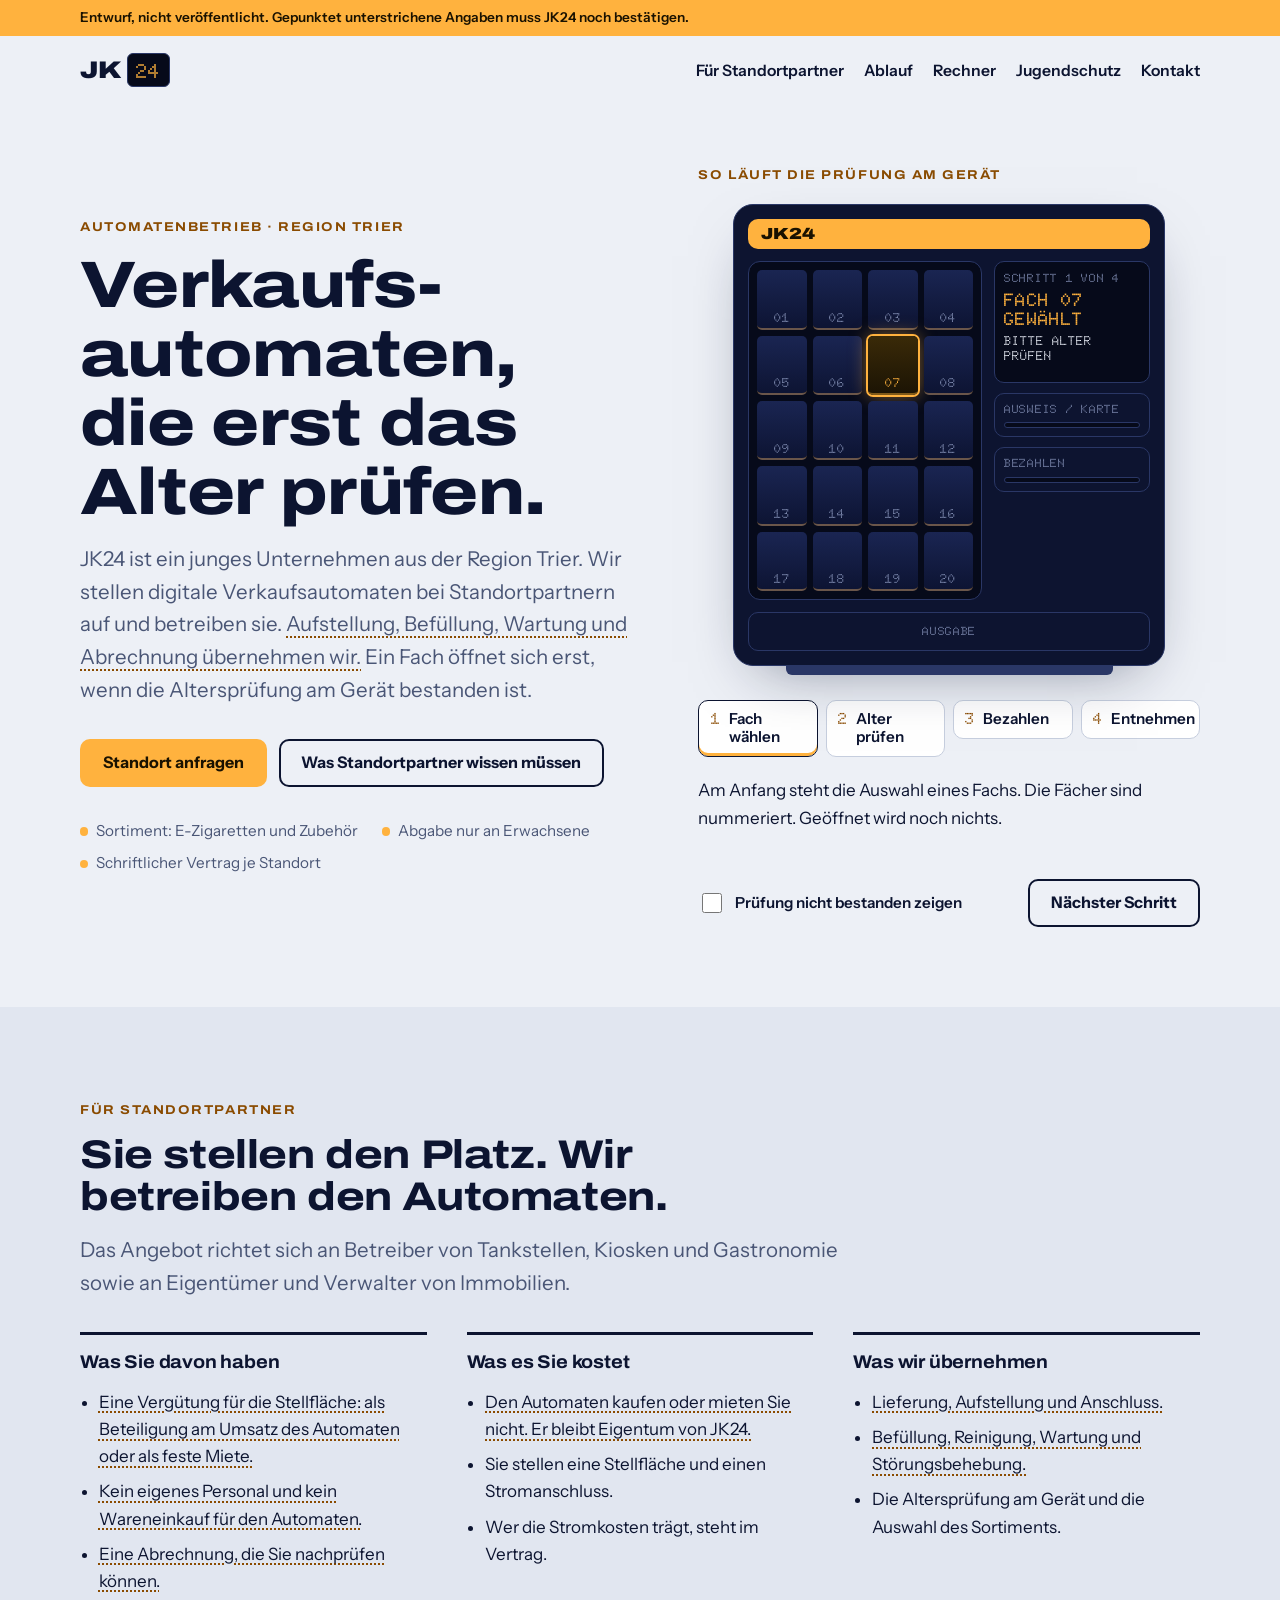
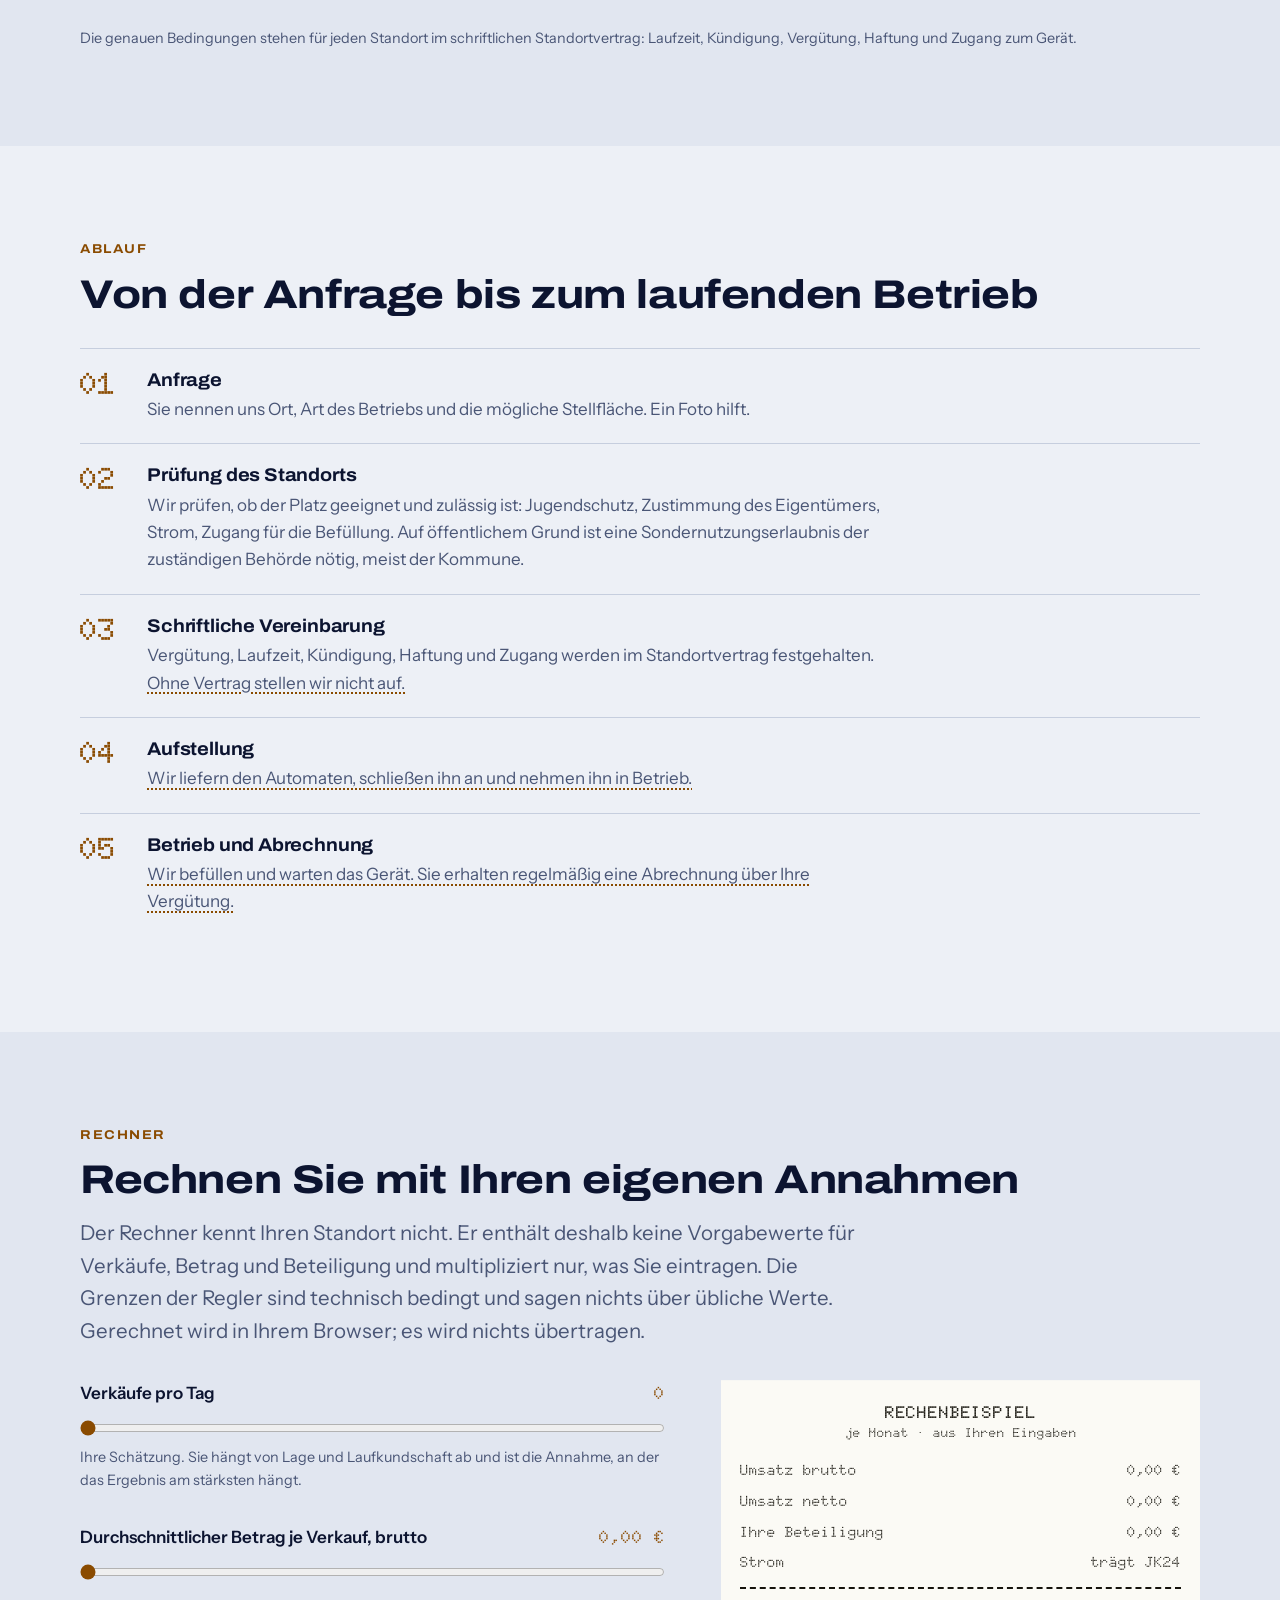
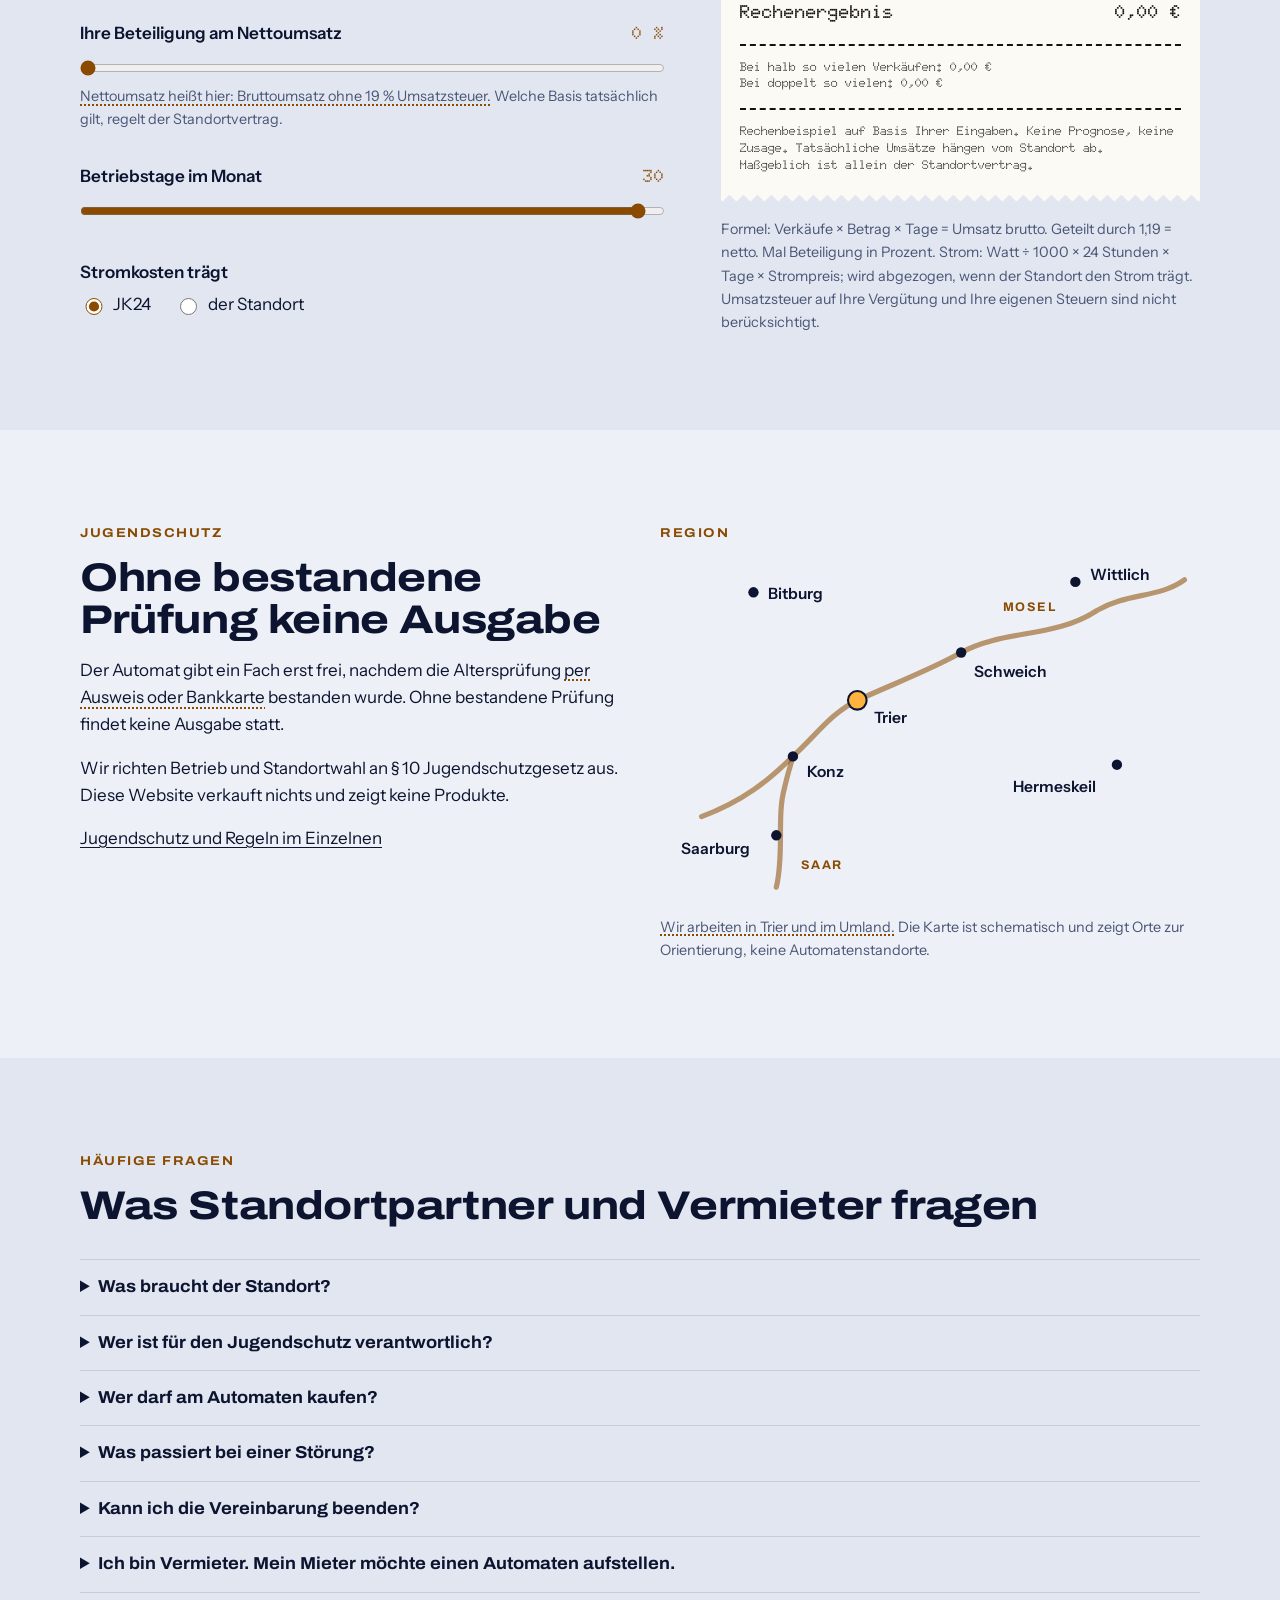
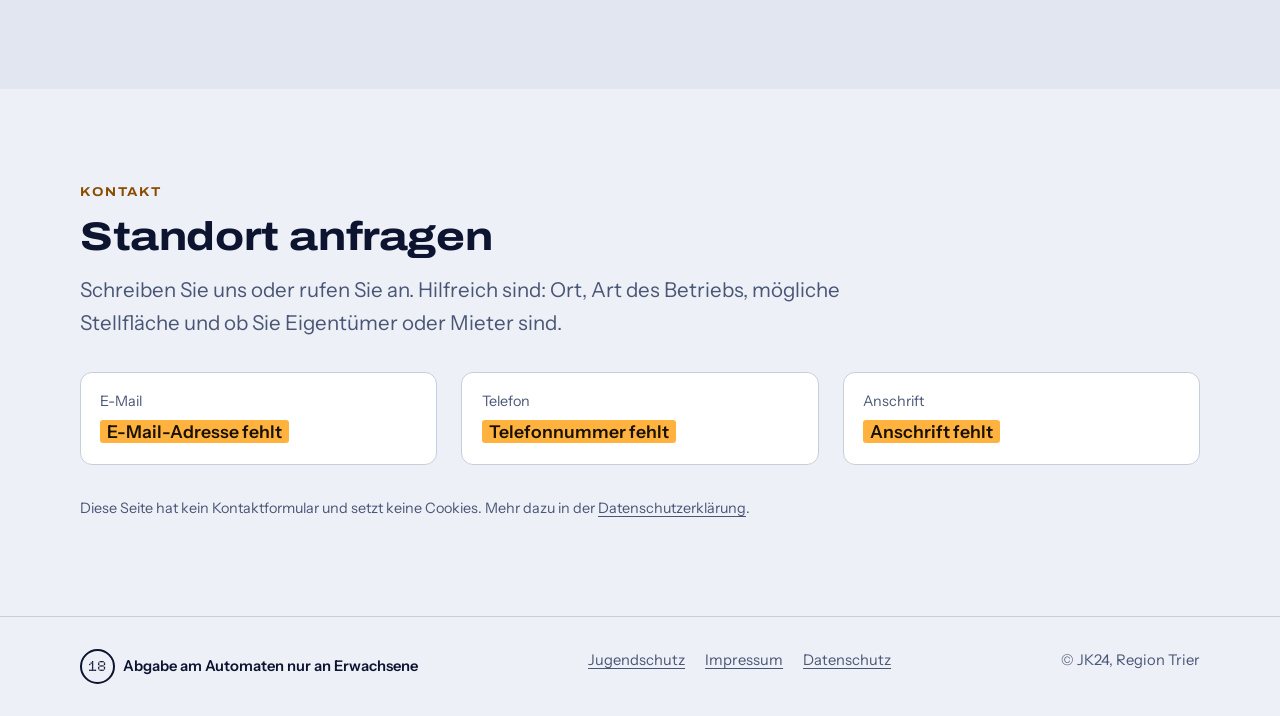
<file: website/index.html>
<!doctype html>
<html lang="de">
<head>
<meta charset="utf-8">
<meta name="viewport" content="width=device-width, initial-scale=1, viewport-fit=cover">
<title>JK24 – Verkaufsautomaten mit Altersprüfung für Standorte in der Region Trier</title>
<meta name="description" content="JK24 stellt digitale Verkaufsautomaten mit technischer Altersprüfung bei Standortpartnern in der Region Trier auf und betreibt sie. Informationen für Standortpartner, Vermieter und Behörden.">
<!-- Solange die Seite ein Entwurf ist, soll keine Suchmaschine sie aufnehmen. Beim Start diese Zeile löschen. -->
<meta name="robots" content="noindex">
<meta name="theme-color" content="#080d1f">
<link rel="icon" href="assets/img/favicon.svg" type="image/svg+xml">
<link rel="stylesheet" href="assets/css/site.css">
</head>
<body class="entwurf">
<a class="skip" href="#inhalt">Zum Inhalt springen</a>
<div class="draftbar"><div class="wrap">Entwurf, nicht veröffentlicht. Gepunktet unterstrichene Angaben muss JK24 noch bestätigen.</div></div>

<header class="head">
  <div class="wrap">
    <a class="logo" href="index.html" aria-label="JK24 Startseite">JK<b>24</b></a>
    <nav class="nav" aria-label="Hauptmenü">
      <a href="#partner">Für Standortpartner</a>
      <a href="#ablauf">Ablauf</a>
      <a href="#rechner">Rechner</a>
      <a href="jugendschutz.html">Jugendschutz</a>
      <a href="#kontakt">Kontakt</a>
    </nav>
  </div>
</header>

<main id="inhalt">

<section class="hero">
  <div class="wrap hero__grid">
    <div class="stack stack--l">
      <div class="stack">
        <p class="label">Automatenbetrieb · Region Trier</p>
        <h1>Verkaufs&shy;automaten, die erst das Alter prüfen.</h1>
        <p class="lead">JK24 ist ein junges Unternehmen aus der Region Trier. Wir stellen digitale Verkaufsautomaten bei Standortpartnern auf und betreiben sie. <span class="offen">Aufstellung, Befüllung, Wartung und Abrechnung übernehmen wir.</span> Ein Fach öffnet sich erst, wenn die Altersprüfung am Gerät bestanden ist.</p>
      </div>
      <div class="btnrow">
        <a class="btn btn--main" href="#kontakt">Standort anfragen</a>
        <a class="btn btn--line" href="#partner">Was Standortpartner wissen müssen</a>
      </div>
      <ul class="hero__facts">
        <li>Sortiment: E-Zigaretten und Zubehör</li>
        <li>Abgabe nur an Erwachsene</li>
        <li>Schriftlicher Vertrag je Standort</li>
      </ul>
    </div>

    <!-- Die Darstellung zeigt die Prüf- und Sperrlogik, keine Produkte. -->
    <div class="demo" id="pruefung" aria-labelledby="demo-h">
      <h2 id="demo-h" class="label">So läuft die Prüfung am Gerät</h2>
      <div class="machine" id="machine" data-res="" role="img" aria-label="Schematische Darstellung eines Verkaufsautomaten mit nummerierten Fächern, Anzeige, Kartenleser, Bezahlfeld und Ausgabe">
        <div class="m-sign">JK24</div>
        <div class="m-slots" id="m-slots"></div>
        <div class="m-panel">
          <div class="m-screen"><small id="m-s1">SCHRITT 1 VON 4</small><strong id="m-s2">FACH 07 GEWÄHLT</strong><em id="m-s3">BITTE ALTER PRÜFEN</em></div>
          <div class="m-part" id="m-reader">AUSWEIS / KARTE<i></i></div>
          <div class="m-part" id="m-pay">BEZAHLEN<i></i></div>
        </div>
        <div class="m-part m-flap" id="m-flap">AUSGABE</div>
      </div>
      <ol class="steps" id="steps">
        <li><button type="button" id="step-0" data-step="0" aria-current="step">Fach wählen</button></li>
        <li><button type="button" id="step-1" data-step="1">Alter prüfen</button></li>
        <li><button type="button" id="step-2" data-step="2">Bezahlen</button></li>
        <li><button type="button" id="step-3" data-step="3">Entnehmen</button></li>
      </ol>
      <p class="demo__text" id="demo-text" aria-live="polite">Am Anfang steht die Auswahl eines Fachs. Die Fächer sind nummeriert. Geöffnet wird noch nichts.</p>
      <div class="demo__ctrl">
        <label class="switch" for="demo-fail"><input type="checkbox" id="demo-fail"> Prüfung nicht bestanden zeigen</label>
        <button class="btn btn--line" type="button" id="demo-next">Nächster Schritt</button>
      </div>
    </div>
  </div>
</section>

<section class="band band--alt" id="partner">
  <div class="wrap stack stack--l">
    <div class="stack">
      <p class="label">Für Standortpartner</p>
      <h2>Sie stellen den Platz. Wir betreiben den Automaten.</h2>
      <p class="lead">Das Angebot richtet sich an Betreiber von Tankstellen, Kiosken und Gastronomie sowie an Eigentümer und Verwalter von Immobilien.</p>
    </div>
    <div class="cols">
      <div class="col stack">
        <h3>Was Sie davon haben</h3>
        <ul>
          <li class="offen">Eine Vergütung für die Stellfläche: als Beteiligung am Umsatz des Automaten oder als feste Miete.</li>
          <li class="offen">Kein eigenes Personal und kein Wareneinkauf für den Automaten.</li>
          <li class="offen">Eine Abrechnung, die Sie nachprüfen können.</li>
        </ul>
      </div>
      <div class="col stack">
        <h3>Was es Sie kostet</h3>
        <ul>
          <li class="offen">Den Automaten kaufen oder mieten Sie nicht. Er bleibt Eigentum von JK24.</li>
          <li>Sie stellen eine Stellfläche und einen Stromanschluss.</li>
          <li>Wer die Stromkosten trägt, steht im Vertrag.</li>
        </ul>
      </div>
      <div class="col stack">
        <h3>Was wir übernehmen</h3>
        <ul>
          <li class="offen">Lieferung, Aufstellung und Anschluss.</li>
          <li class="offen">Befüllung, Reinigung, Wartung und Störungsbehebung.</li>
          <li>Die Altersprüfung am Gerät und die Auswahl des Sortiments.</li>
        </ul>
      </div>
    </div>
    <p class="small">Die genauen Bedingungen stehen für jeden Standort im schriftlichen Standortvertrag: Laufzeit, Kündigung, Vergütung, Haftung und Zugang zum Gerät.</p>
  </div>
</section>

<section class="band" id="ablauf">
  <div class="wrap stack stack--l">
    <div class="stack">
      <p class="label">Ablauf</p>
      <h2>Von der Anfrage bis zum laufenden Betrieb</h2>
    </div>
    <ol class="flow">
      <li><div><h3>Anfrage</h3><p>Sie nennen uns Ort, Art des Betriebs und die mögliche Stellfläche. Ein Foto hilft.</p></div></li>
      <li><div><h3>Prüfung des Standorts</h3><p>Wir prüfen, ob der Platz geeignet und zulässig ist: Jugendschutz, Zustimmung des Eigentümers, Strom, Zugang für die Befüllung. Auf öffentlichem Grund ist eine Sondernutzungserlaubnis der zuständigen Behörde nötig, meist der Kommune.</p></div></li>
      <li><div><h3>Schriftliche Vereinbarung</h3><p>Vergütung, Laufzeit, Kündigung, Haftung und Zugang werden im Standortvertrag festgehalten. <span class="offen">Ohne Vertrag stellen wir nicht auf.</span></p></div></li>
      <li><div><h3>Aufstellung</h3><p class="offen">Wir liefern den Automaten, schließen ihn an und nehmen ihn in Betrieb.</p></div></li>
      <li><div><h3>Betrieb und Abrechnung</h3><p class="offen">Wir befüllen und warten das Gerät. Sie erhalten regelmäßig eine Abrechnung über Ihre Vergütung.</p></div></li>
    </ol>
  </div>
</section>

<section class="band band--alt" id="rechner">
  <div class="wrap stack stack--l">
    <div class="stack">
      <p class="label">Rechner</p>
      <h2>Rechnen Sie mit Ihren eigenen Annahmen</h2>
      <p class="lead">Der Rechner kennt Ihren Standort nicht. Er enthält deshalb keine Vorgabewerte für Verkäufe, Betrag und Beteiligung und multipliziert nur, was Sie eintragen. Die Grenzen der Regler sind technisch bedingt und sagen nichts über übliche Werte. Gerechnet wird in Ihrem Browser; es wird nichts übertragen.</p>
    </div>
    <div class="calc">
      <form class="stack stack--l" id="calc" onsubmit="return false">
        <div class="field">
          <div class="field__top"><label for="c-sales">Verkäufe pro Tag</label><output id="o-sales" for="c-sales">0</output></div>
          <input type="range" id="c-sales" min="0" max="60" step="1" value="0">
          <p class="small">Ihre Schätzung. Sie hängt von Lage und Laufkundschaft ab und ist die Annahme, an der das Ergebnis am stärksten hängt.</p>
        </div>
        <div class="field">
          <div class="field__top"><label for="c-price">Durchschnittlicher Betrag je Verkauf, brutto</label><output id="o-price" for="c-price">0 €</output></div>
          <input type="range" id="c-price" min="0" max="30" step="0.5" value="0">
        </div>
        <div class="field">
          <div class="field__top"><label for="c-share">Ihre Beteiligung am Nettoumsatz</label><output id="o-share" for="c-share">0 %</output></div>
          <input type="range" id="c-share" min="0" max="30" step="0.5" value="0">
          <p class="small"><span class="offen">Nettoumsatz heißt hier: Bruttoumsatz ohne 19 % Umsatzsteuer.</span> Welche Basis tatsächlich gilt, regelt der Standortvertrag.</p>
        </div>
        <div class="field">
          <div class="field__top"><label for="c-days">Betriebstage im Monat</label><output id="o-days" for="c-days">30</output></div>
          <input type="range" id="c-days" min="1" max="31" step="1" value="30">
        </div>
        <fieldset class="radio">
          <legend>Stromkosten trägt</legend>
          <label for="c-pw-jk"><input type="radio" name="pw" id="c-pw-jk" value="jk" checked> JK24</label>
          <label for="c-pw-me"><input type="radio" name="pw" id="c-pw-me" value="me"> der Standort</label>
        </fieldset>
        <div id="pw-fields" class="stack stack--l" hidden>
          <div class="field">
            <div class="field__top"><label for="c-watt">Mittlere Leistungsaufnahme des Automaten</label><output id="o-watt" for="c-watt">0 W</output></div>
            <input type="range" id="c-watt" min="0" max="500" step="10" value="0">
            <p class="small">Den Wert nennt das Datenblatt des Geräts.</p>
          </div>
          <div class="field">
            <div class="field__top"><label for="c-kwh">Ihr Strompreis je kWh</label><output id="o-kwh" for="c-kwh">0 ct</output></div>
            <input type="range" id="c-kwh" min="0" max="60" step="1" value="0">
          </div>
        </div>
      </form>

      <div class="stack">
        <div class="bon" aria-live="polite">
          <h3>RECHENBEISPIEL</h3>
          <p class="c">je Monat · aus Ihren Eingaben</p>
          <dl>
            <div><dt>Umsatz brutto</dt><dd id="r-gross">0,00 €</dd></div>
            <div><dt>Umsatz netto</dt><dd id="r-net">0,00 €</dd></div>
            <div><dt>Ihre Beteiligung</dt><dd id="r-share">0,00 €</dd></div>
            <div><dt>Strom</dt><dd id="r-power">0,00 €</dd></div>
            <div class="sum"><dt>Rechenergebnis</dt><dd id="r-sum">0,00 €</dd></div>
          </dl>
          <p class="note">Bei halb so vielen Verkäufen: <span id="r-half">0,00 €</span><br>Bei doppelt so vielen: <span id="r-double">0,00 €</span></p>
          <p class="note">Rechenbeispiel auf Basis Ihrer Eingaben. Keine Prognose, keine Zusage. Tatsächliche Umsätze hängen vom Standort ab. Maßgeblich ist allein der Standortvertrag.</p>
        </div>
        <p class="small">Formel: Verkäufe × Betrag × Tage = Umsatz brutto. Geteilt durch 1,19 = netto. Mal Beteiligung in Prozent. Strom: Watt ÷ 1000 × 24 Stunden × Tage × Strompreis; wird abgezogen, wenn der Standort den Strom trägt. Umsatzsteuer auf Ihre Vergütung und Ihre eigenen Steuern sind nicht berücksichtigt.</p>
      </div>
    </div>
  </div>
</section>

<section class="band" id="jugendschutz">
  <div class="wrap cols cols--2">
    <div class="stack">
      <p class="label">Jugendschutz</p>
      <h2>Ohne bestandene Prüfung keine Ausgabe</h2>
      <p>Der Automat gibt ein Fach erst frei, nachdem die Altersprüfung <span class="offen">per Ausweis oder Bankkarte</span> bestanden wurde. Ohne bestandene Prüfung findet keine Ausgabe statt.</p>
      <p>Wir richten Betrieb und Standortwahl an § 10 Jugendschutzgesetz aus. Diese Website verkauft nichts und zeigt keine Produkte.</p>
      <p><a href="jugendschutz.html">Jugendschutz und Regeln im Einzelnen</a></p>
    </div>
    <div class="stack">
      <p class="label">Region</p>
      <svg class="map" viewBox="0 0 520 330" role="img" aria-label="Schematische Karte der Region Trier mit Mosel und Saar. Sie zeigt Orte zur Orientierung, keine Automatenstandorte.">
        <path class="river" d="M40 250 C80 235 105 215 128 192 C150 172 165 150 190 138 C225 122 262 108 290 92 C330 70 380 78 420 52 C450 34 480 40 505 22"/>
        <path class="river" d="M112 318 C120 285 112 250 120 222 C123 208 126 200 128 192"/>
        <text class="rv" x="330" y="52">MOSEL</text>
        <text class="rv" x="136" y="300">SAAR</text>
        <circle class="hub" cx="190" cy="138" r="9"/><text x="206" y="160">Trier</text>
        <circle class="dot" cx="128" cy="192" r="5"/><text x="142" y="212">Konz</text>
        <circle class="dot" cx="112" cy="268" r="5"/><text x="20" y="286">Saarburg</text>
        <circle class="dot" cx="290" cy="92" r="5"/><text x="302" y="116">Schweich</text>
        <circle class="dot" cx="400" cy="24" r="5"/><text x="414" y="22">Wittlich</text>
        <circle class="dot" cx="90" cy="34" r="5"/><text x="104" y="40">Bitburg</text>
        <circle class="dot" cx="440" cy="200" r="5"/><text x="340" y="226">Hermeskeil</text>
      </svg>
      <p class="small"><span class="offen">Wir arbeiten in Trier und im Umland.</span> Die Karte ist schematisch und zeigt Orte zur Orientierung, keine Automatenstandorte.</p>
    </div>
  </div>
</section>

<section class="band band--alt" id="fragen">
  <div class="wrap stack stack--l">
    <div class="stack">
      <p class="label">Häufige Fragen</p>
      <h2>Was Standortpartner und Vermieter fragen</h2>
    </div>
    <div class="faq">
      <details><summary>Was braucht der Standort?</summary><p>Eine ebene, zugängliche Stellfläche und einen Stromanschluss. Maße, Gewicht und Anschlusswerte nennen wir Ihnen mit dem Datenblatt des Geräts, bevor Sie etwas zusagen.</p></details>
      <details><summary>Wer ist für den Jugendschutz verantwortlich?</summary><p>JK24 betreibt den Automaten und ist für die Altersprüfung am Gerät zuständig. Eigene gesetzliche Pflichten des Standortinhabers kann ein Vertrag nicht aufheben. Was zwischen uns gilt, etwa wer bei einem Verstoß welche Kosten trägt, steht im Standortvertrag.</p></details>
      <details><summary>Wer darf am Automaten kaufen?</summary><p>Nur Erwachsene. Die Abgabe von E-Zigaretten an Minderjährige ist gesetzlich verboten.</p></details>
      <details><summary>Was passiert bei einer Störung?</summary><p>Am Automaten steht, wie Sie und Kunden uns erreichen. <span class="offen">Wir kümmern uns um die Behebung.</span></p></details>
      <details><summary>Kann ich die Vereinbarung beenden?</summary><p>Ja. Laufzeit und Kündigungsfrist stehen im Standortvertrag. Lesen Sie ihn in Ruhe, bevor Sie unterschreiben.</p></details>
      <details><summary>Ich bin Vermieter. Mein Mieter möchte einen Automaten aufstellen.</summary><p><span class="offen">Wir stellen nur mit schriftlicher Zustimmung des Eigentümers auf.</span> Sprechen Sie uns an, wir zeigen Ihnen Gerät, Altersprüfung und Vertrag.</p></details>
    </div>
  </div>
</section>

<section class="band" id="kontakt">
  <div class="wrap stack stack--l">
    <div class="stack">
      <p class="label">Kontakt</p>
      <h2>Standort anfragen</h2>
      <p class="lead">Schreiben Sie uns oder rufen Sie an. Hilfreich sind: Ort, Art des Betriebs, mögliche Stellfläche und ob Sie Eigentümer oder Mieter sind.</p>
    </div>
    <div class="contact">
      <div><span class="small">E-Mail</span><strong><span class="platzhalter">E-Mail-Adresse fehlt</span></strong></div>
      <div><span class="small">Telefon</span><strong><span class="platzhalter">Telefonnummer fehlt</span></strong></div>
      <div><span class="small">Anschrift</span><strong><span class="platzhalter">Anschrift fehlt</span></strong></div>
    </div>
    <p class="small">Diese Seite hat kein Kontaktformular und setzt keine Cookies. Mehr dazu in der <a href="datenschutz.html">Datenschutzerklärung</a>.</p>
  </div>
</section>

</main>

<footer class="foot">
  <div class="wrap">
    <span class="age"><b>18</b> Abgabe am Automaten nur an Erwachsene</span>
    <nav aria-label="Rechtliches">
      <a href="jugendschutz.html">Jugendschutz</a>
      <a href="impressum.html">Impressum</a>
      <a href="datenschutz.html">Datenschutz</a>
    </nav>
    <span>© JK24, Region Trier</span>
  </div>
</footer>
<script src="assets/js/site.js" defer></script>
</body>
</html>
</file>
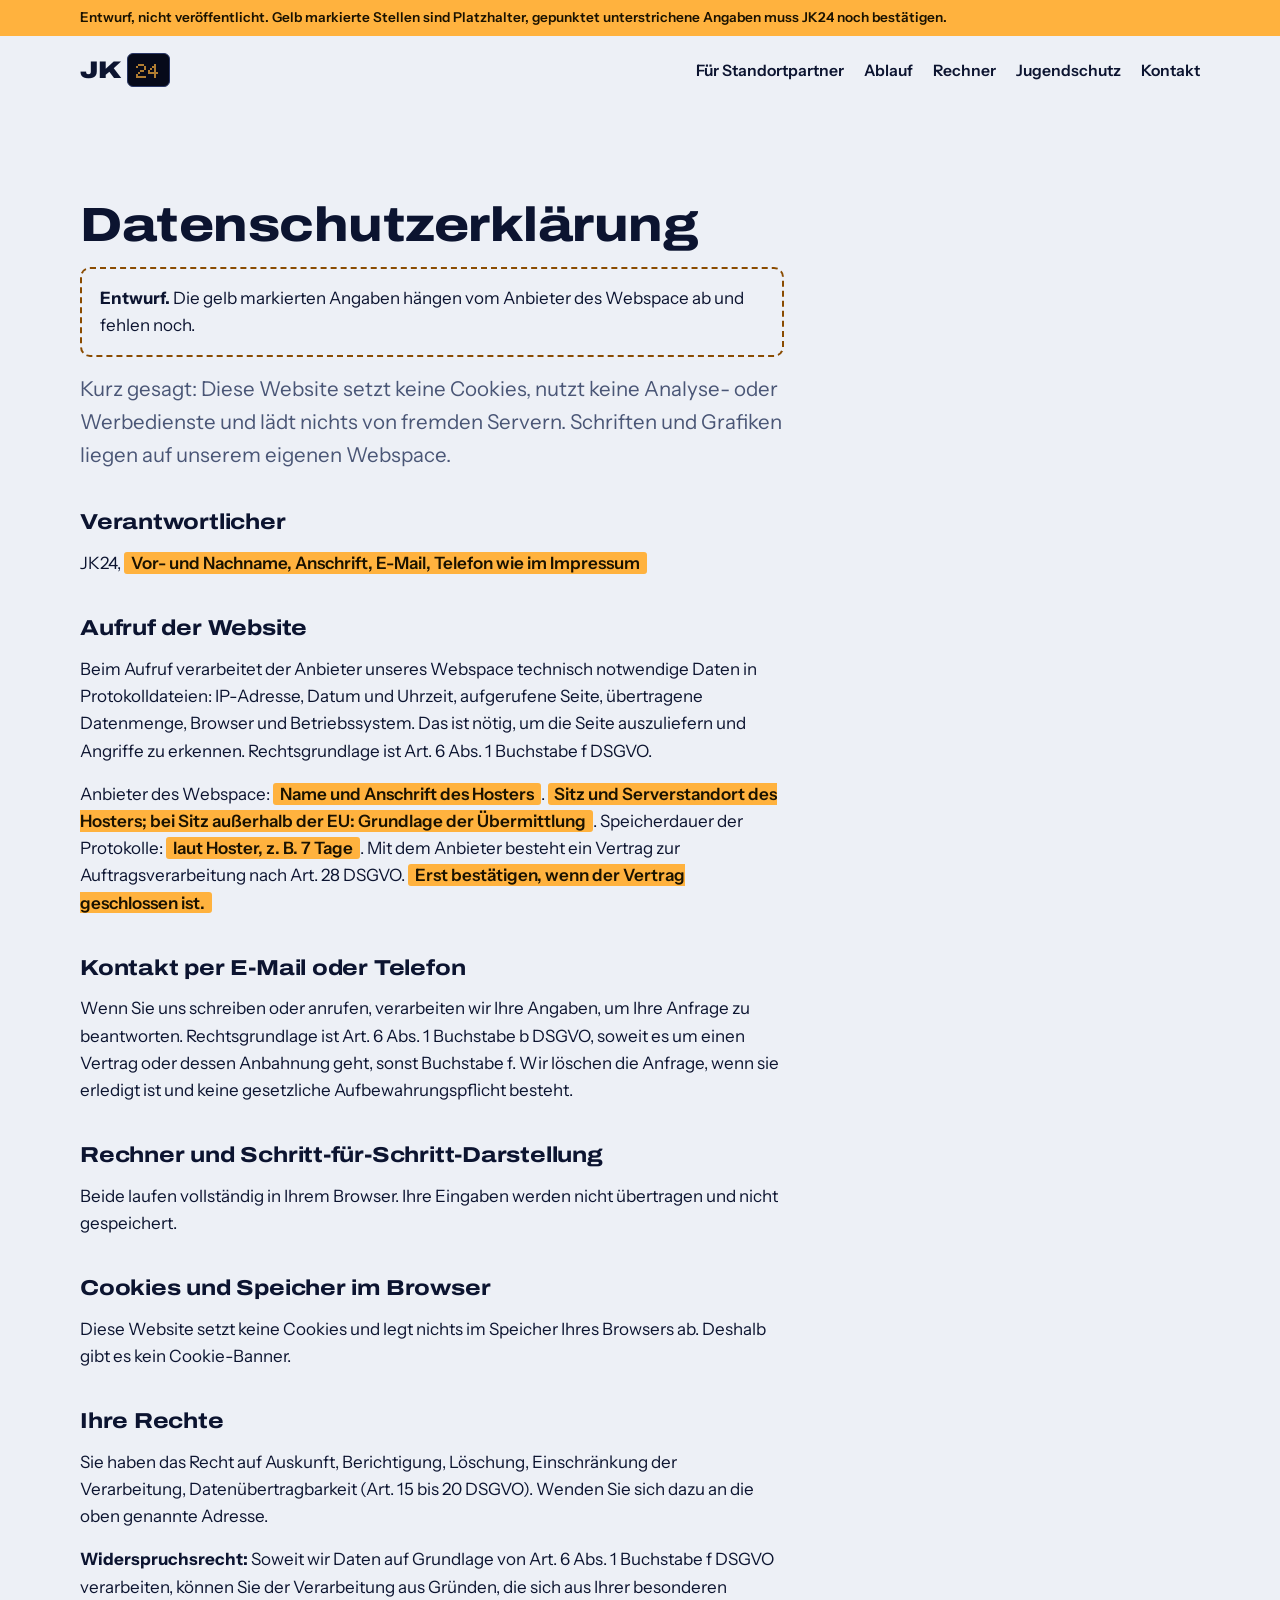
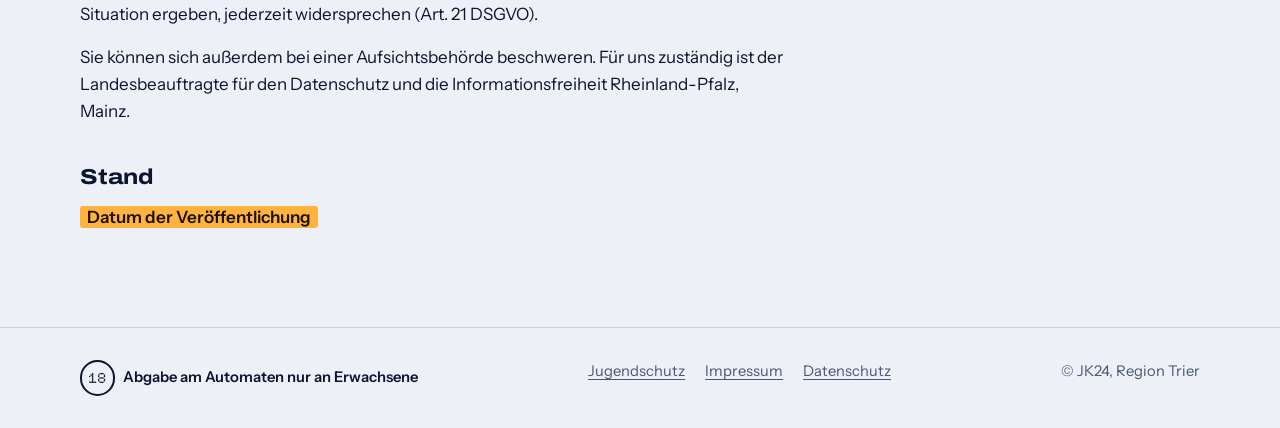
<file: website/datenschutz.html>
<!doctype html>
<html lang="de">
<head>
<meta charset="utf-8">
<meta name="viewport" content="width=device-width, initial-scale=1, viewport-fit=cover">
<title>Datenschutzerklärung – JK24</title>
<meta name="description" content="Datenschutzerklärung der Website von JK24: keine Cookies, keine Tracker, kein Kontaktformular.">
<!-- Solange die Seite ein Entwurf ist, soll keine Suchmaschine sie aufnehmen. Beim Start diese Zeile löschen. -->
<meta name="robots" content="noindex">
<meta name="theme-color" content="#080d1f">
<link rel="icon" href="assets/img/favicon.svg" type="image/svg+xml">
<link rel="stylesheet" href="assets/css/site.css">
</head>
<body class="entwurf">
<a class="skip" href="#inhalt">Zum Inhalt springen</a>
<div class="draftbar"><div class="wrap">Entwurf, nicht veröffentlicht. Gelb markierte Stellen sind Platzhalter, gepunktet unterstrichene Angaben muss JK24 noch bestätigen.</div></div>
<header class="head">
  <div class="wrap">
    <a class="logo" href="index.html" aria-label="JK24 Startseite">JK<b>24</b></a>
    <nav class="nav" aria-label="Hauptmenü">
      <a href="index.html#partner">Für Standortpartner</a>
      <a href="index.html#ablauf">Ablauf</a>
      <a href="index.html#rechner">Rechner</a>
      <a href="jugendschutz.html">Jugendschutz</a>
      <a href="index.html#kontakt">Kontakt</a>
    </nav>
  </div>
</header>
<main id="inhalt" class="band">
  <div class="wrap">
    <div class="prose">
      <h1>Datenschutzerklärung</h1>
      <div class="box"><p><strong>Entwurf.</strong> Die gelb markierten Angaben hängen vom Anbieter des Webspace ab und fehlen noch.</p></div>
      <p class="lead">Kurz gesagt: Diese Website setzt keine Cookies, nutzt keine Analyse- oder Werbedienste und lädt nichts von fremden Servern. Schriften und Grafiken liegen auf unserem eigenen Webspace.</p>

      <h2>Verantwortlicher</h2>
      <p>JK24, <span class="platzhalter">Vor- und Nachname, Anschrift, E-Mail, Telefon wie im Impressum</span></p>

      <h2>Aufruf der Website</h2>
      <p>Beim Aufruf verarbeitet der Anbieter unseres Webspace technisch notwendige Daten in Protokolldateien: IP-Adresse, Datum und Uhrzeit, aufgerufene Seite, übertragene Datenmenge, Browser und Betriebssystem. Das ist nötig, um die Seite auszuliefern und Angriffe zu erkennen. Rechtsgrundlage ist Art. 6 Abs. 1 Buchstabe f DSGVO.</p>
      <p>Anbieter des Webspace: <span class="platzhalter">Name und Anschrift des Hosters</span>. <span class="platzhalter">Sitz und Serverstandort des Hosters; bei Sitz außerhalb der EU: Grundlage der Übermittlung</span>. Speicherdauer der Protokolle: <span class="platzhalter">laut Hoster, z. B. 7 Tage</span>. Mit dem Anbieter besteht ein Vertrag zur Auftragsverarbeitung nach Art. 28 DSGVO. <span class="platzhalter">Erst bestätigen, wenn der Vertrag geschlossen ist.</span></p>

      <h2>Kontakt per E-Mail oder Telefon</h2>
      <p>Wenn Sie uns schreiben oder anrufen, verarbeiten wir Ihre Angaben, um Ihre Anfrage zu beantworten. Rechtsgrundlage ist Art. 6 Abs. 1 Buchstabe b DSGVO, soweit es um einen Vertrag oder dessen Anbahnung geht, sonst Buchstabe f. Wir löschen die Anfrage, wenn sie erledigt ist und keine gesetzliche Aufbewahrungspflicht besteht.</p>

      <h2>Rechner und Schritt-für-Schritt-Darstellung</h2>
      <p>Beide laufen vollständig in Ihrem Browser. Ihre Eingaben werden nicht übertragen und nicht gespeichert.</p>

      <h2>Cookies und Speicher im Browser</h2>
      <p>Diese Website setzt keine Cookies und legt nichts im Speicher Ihres Browsers ab. Deshalb gibt es kein Cookie-Banner.</p>

      <h2>Ihre Rechte</h2>
      <p>Sie haben das Recht auf Auskunft, Berichtigung, Löschung, Einschränkung der Verarbeitung, Datenübertragbarkeit (Art. 15 bis 20 DSGVO). Wenden Sie sich dazu an die oben genannte Adresse.</p>
      <p><strong>Widerspruchsrecht:</strong> Soweit wir Daten auf Grundlage von Art. 6 Abs. 1 Buchstabe f DSGVO verarbeiten, können Sie der Verarbeitung aus Gründen, die sich aus Ihrer besonderen Situation ergeben, jederzeit widersprechen (Art. 21 DSGVO).</p>
      <p>Sie können sich außerdem bei einer Aufsichtsbehörde beschweren. Für uns zuständig ist der Landesbeauftragte für den Datenschutz und die Informationsfreiheit Rheinland-Pfalz, Mainz.</p>

      <h2>Stand</h2>
      <p><span class="platzhalter">Datum der Veröffentlichung</span></p>
    </div>
  </div>
</main>
<footer class="foot">
  <div class="wrap">
    <span class="age"><b>18</b> Abgabe am Automaten nur an Erwachsene</span>
    <nav aria-label="Rechtliches">
      <a href="jugendschutz.html">Jugendschutz</a>
      <a href="impressum.html">Impressum</a>
      <a href="datenschutz.html">Datenschutz</a>
    </nav>
    <span>© JK24, Region Trier</span>
  </div>
</footer>
</body>
</html>
</file>
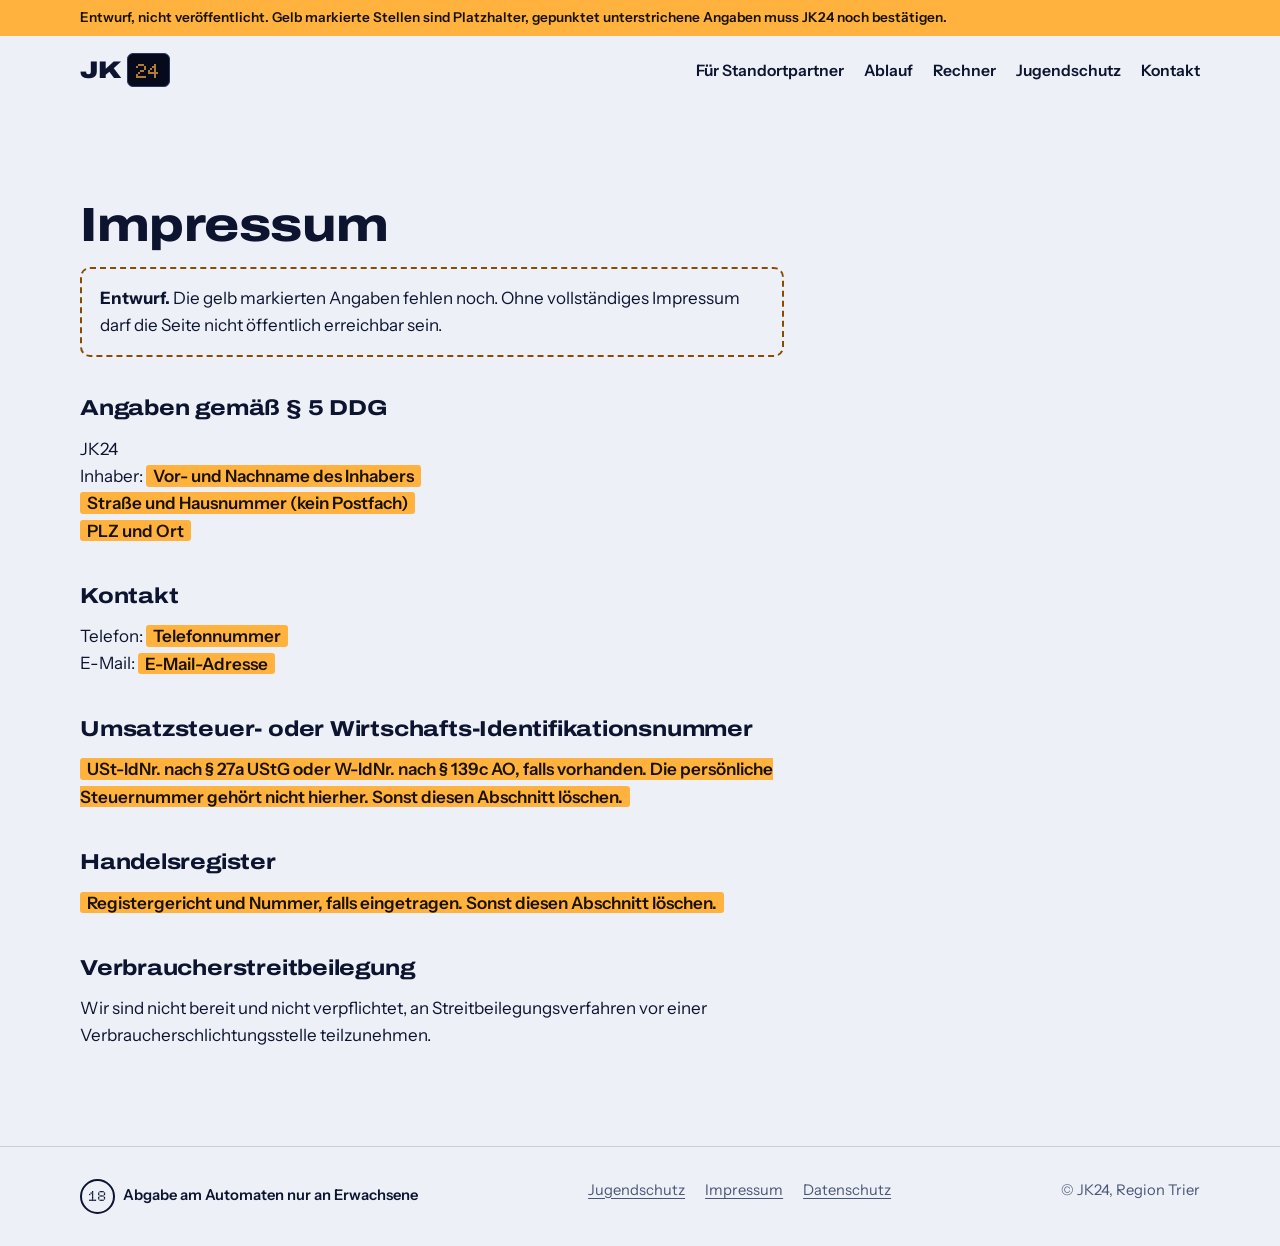
<file: website/impressum.html>
<!doctype html>
<html lang="de">
<head>
<meta charset="utf-8">
<meta name="viewport" content="width=device-width, initial-scale=1, viewport-fit=cover">
<title>Impressum – JK24</title>
<meta name="description" content="Impressum von JK24, Verkaufsautomaten in der Region Trier.">
<!-- Solange die Seite ein Entwurf ist, soll keine Suchmaschine sie aufnehmen. Beim Start diese Zeile löschen. -->
<meta name="robots" content="noindex">
<meta name="theme-color" content="#080d1f">
<link rel="icon" href="assets/img/favicon.svg" type="image/svg+xml">
<link rel="stylesheet" href="assets/css/site.css">
</head>
<body class="entwurf">
<a class="skip" href="#inhalt">Zum Inhalt springen</a>
<div class="draftbar"><div class="wrap">Entwurf, nicht veröffentlicht. Gelb markierte Stellen sind Platzhalter, gepunktet unterstrichene Angaben muss JK24 noch bestätigen.</div></div>
<header class="head">
  <div class="wrap">
    <a class="logo" href="index.html" aria-label="JK24 Startseite">JK<b>24</b></a>
    <nav class="nav" aria-label="Hauptmenü">
      <a href="index.html#partner">Für Standortpartner</a>
      <a href="index.html#ablauf">Ablauf</a>
      <a href="index.html#rechner">Rechner</a>
      <a href="jugendschutz.html">Jugendschutz</a>
      <a href="index.html#kontakt">Kontakt</a>
    </nav>
  </div>
</header>
<main id="inhalt" class="band">
  <div class="wrap">
    <div class="prose">
      <h1>Impressum</h1>
      <div class="box"><p><strong>Entwurf.</strong> Die gelb markierten Angaben fehlen noch. Ohne vollständiges Impressum darf die Seite nicht öffentlich erreichbar sein.</p></div>

      <h2>Angaben gemäß § 5 DDG</h2>
      <p>JK24<br>
      Inhaber: <span class="platzhalter">Vor- und Nachname des Inhabers</span><br>
      <span class="platzhalter">Straße und Hausnummer (kein Postfach)</span><br>
      <span class="platzhalter">PLZ und Ort</span></p>

      <h2>Kontakt</h2>
      <p>Telefon: <span class="platzhalter">Telefonnummer</span><br>
      E-Mail: <span class="platzhalter">E-Mail-Adresse</span></p>

      <h2>Umsatzsteuer- oder Wirtschafts-Identifikationsnummer</h2>
      <p><span class="platzhalter">USt-IdNr. nach § 27a UStG oder W-IdNr. nach § 139c AO, falls vorhanden. Die persönliche Steuernummer gehört nicht hierher. Sonst diesen Abschnitt löschen.</span></p>

      <h2>Handelsregister</h2>
      <p><span class="platzhalter">Registergericht und Nummer, falls eingetragen. Sonst diesen Abschnitt löschen.</span></p>

      <h2>Verbraucherstreitbeilegung</h2>
      <p>Wir sind nicht bereit und nicht verpflichtet, an Streitbeilegungsverfahren vor einer Verbraucherschlichtungsstelle teilzunehmen.</p>
    </div>
  </div>
</main>
<footer class="foot">
  <div class="wrap">
    <span class="age"><b>18</b> Abgabe am Automaten nur an Erwachsene</span>
    <nav aria-label="Rechtliches">
      <a href="jugendschutz.html">Jugendschutz</a>
      <a href="impressum.html">Impressum</a>
      <a href="datenschutz.html">Datenschutz</a>
    </nav>
    <span>© JK24, Region Trier</span>
  </div>
</footer>
</body>
</html>
</file>
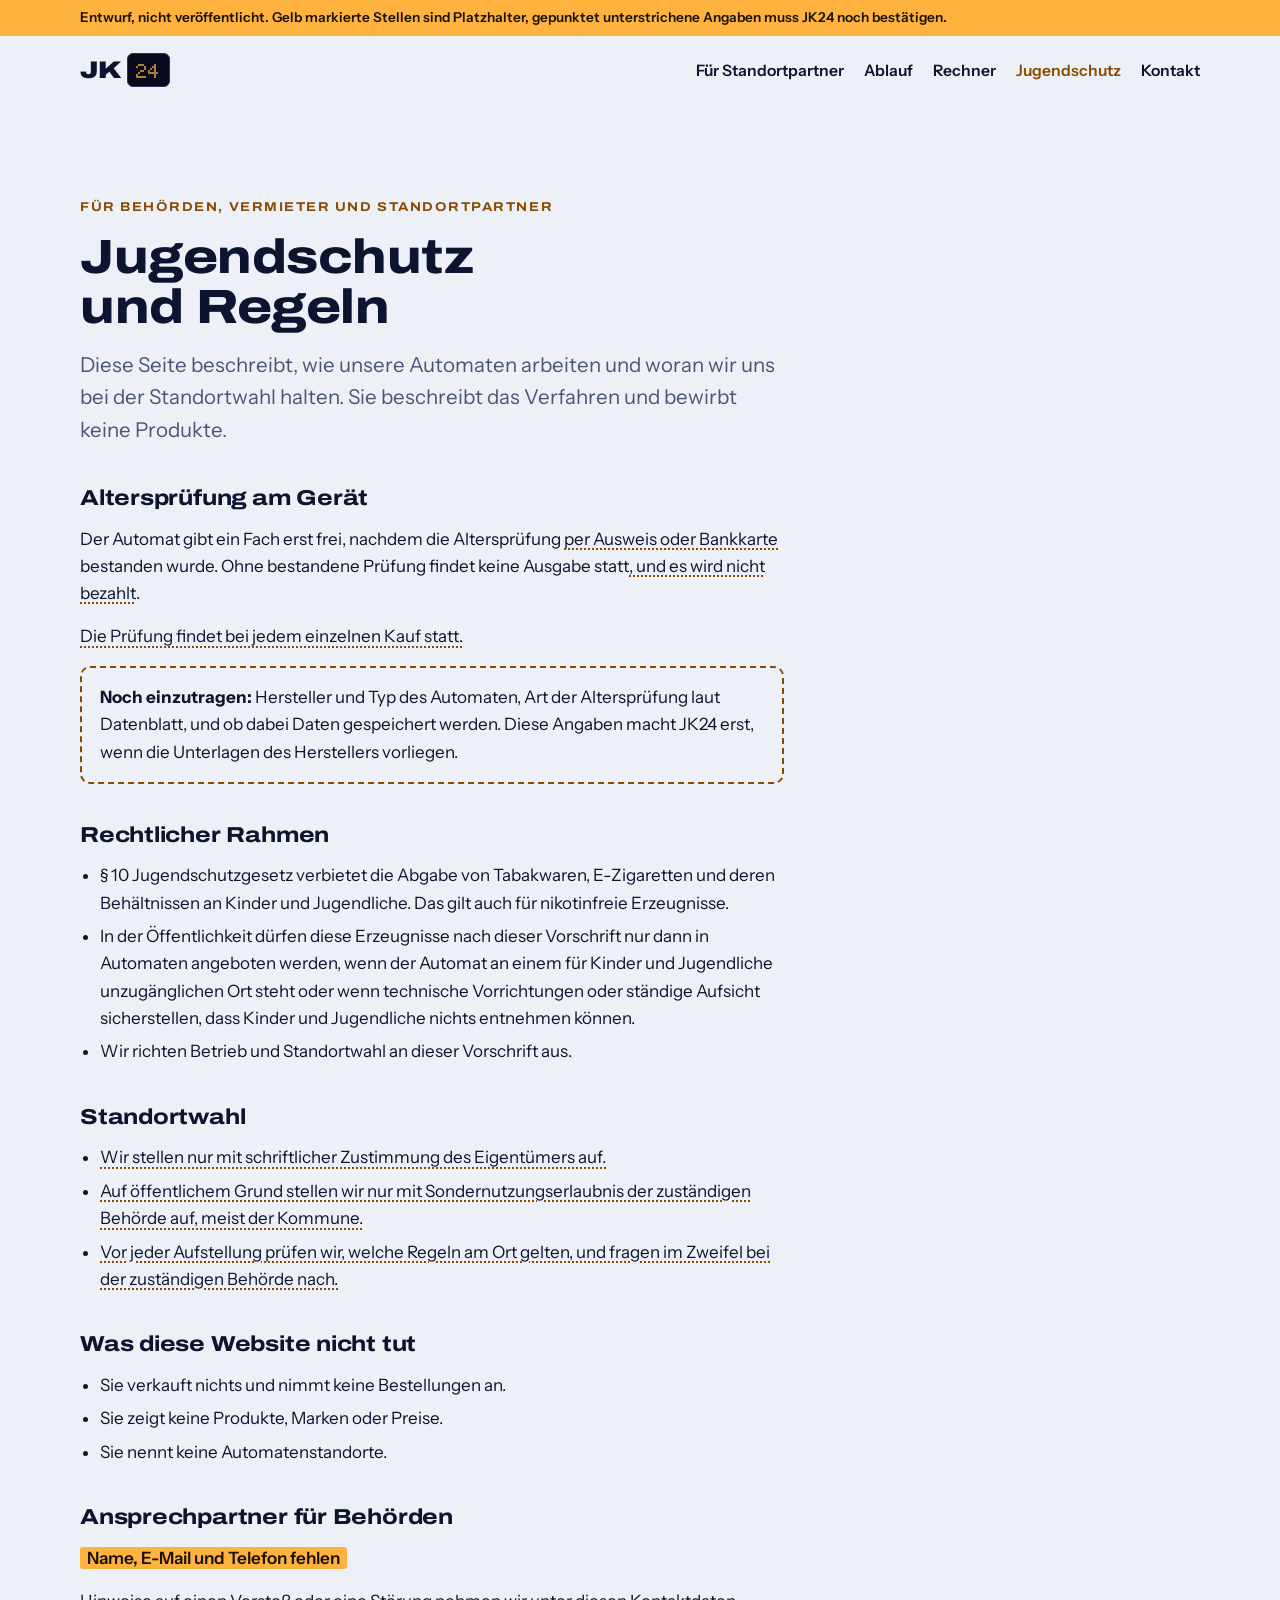
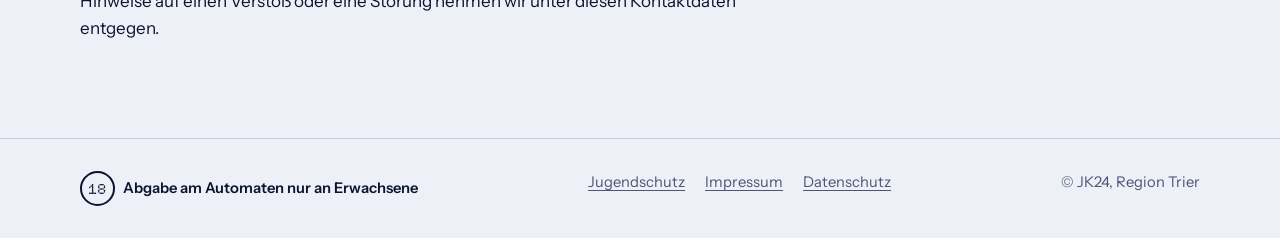
<file: website/jugendschutz.html>
<!doctype html>
<html lang="de">
<head>
<meta charset="utf-8">
<meta name="viewport" content="width=device-width, initial-scale=1, viewport-fit=cover">
<title>Jugendschutz und Regeln – JK24</title>
<meta name="description" content="Wie JK24 den Jugendschutz an seinen Verkaufsautomaten umsetzt: Altersprüfung am Gerät, Standortwahl, Zustimmung des Eigentümers. Für Behörden, Vermieter und Standortpartner.">
<!-- Solange die Seite ein Entwurf ist, soll keine Suchmaschine sie aufnehmen. Beim Start diese Zeile löschen. -->
<meta name="robots" content="noindex">
<meta name="theme-color" content="#080d1f">
<link rel="icon" href="assets/img/favicon.svg" type="image/svg+xml">
<link rel="stylesheet" href="assets/css/site.css">
</head>
<body class="entwurf">
<a class="skip" href="#inhalt">Zum Inhalt springen</a>
<div class="draftbar"><div class="wrap">Entwurf, nicht veröffentlicht. Gelb markierte Stellen sind Platzhalter, gepunktet unterstrichene Angaben muss JK24 noch bestätigen.</div></div>
<header class="head">
  <div class="wrap">
    <a class="logo" href="index.html" aria-label="JK24 Startseite">JK<b>24</b></a>
    <nav class="nav" aria-label="Hauptmenü">
      <a href="index.html#partner">Für Standortpartner</a>
      <a href="index.html#ablauf">Ablauf</a>
      <a href="index.html#rechner">Rechner</a>
      <a href="jugendschutz.html" aria-current="page">Jugendschutz</a>
      <a href="index.html#kontakt">Kontakt</a>
    </nav>
  </div>
</header>
<main id="inhalt" class="band">
  <div class="wrap">
    <div class="prose">
      <p class="label">Für Behörden, Vermieter und Standortpartner</p>
      <h1>Jugendschutz und Regeln</h1>
      <p class="lead">Diese Seite beschreibt, wie unsere Automaten arbeiten und woran wir uns bei der Standortwahl halten. Sie beschreibt das Verfahren und bewirbt keine Produkte.</p>

      <h2>Altersprüfung am Gerät</h2>
      <p>Der Automat gibt ein Fach erst frei, nachdem die Altersprüfung <span class="offen">per Ausweis oder Bankkarte</span> bestanden wurde. Ohne bestandene Prüfung findet keine Ausgabe statt<span class="offen">, und es wird nicht bezahlt</span>.</p>
      <p class="offen">Die Prüfung findet bei jedem einzelnen Kauf statt.</p>
      <div class="box"><p><strong>Noch einzutragen:</strong> Hersteller und Typ des Automaten, Art der Altersprüfung laut Datenblatt, und ob dabei Daten gespeichert werden. Diese Angaben macht JK24 erst, wenn die Unterlagen des Herstellers vorliegen.</p></div>

      <h2>Rechtlicher Rahmen</h2>
      <ul>
        <li>§ 10 Jugendschutzgesetz verbietet die Abgabe von Tabakwaren, E-Zigaretten und deren Behältnissen an Kinder und Jugendliche. Das gilt auch für nikotinfreie Erzeugnisse.</li>
        <li>In der Öffentlichkeit dürfen diese Erzeugnisse nach dieser Vorschrift nur dann in Automaten angeboten werden, wenn der Automat an einem für Kinder und Jugendliche unzugänglichen Ort steht oder wenn technische Vorrichtungen oder ständige Aufsicht sicherstellen, dass Kinder und Jugendliche nichts entnehmen können.</li>
        <li>Wir richten Betrieb und Standortwahl an dieser Vorschrift aus.</li>
      </ul>

      <h2>Standortwahl</h2>
      <ul>
        <li class="offen">Wir stellen nur mit schriftlicher Zustimmung des Eigentümers auf.</li>
        <li class="offen">Auf öffentlichem Grund stellen wir nur mit Sondernutzungserlaubnis der zuständigen Behörde auf, meist der Kommune.</li>
        <li class="offen">Vor jeder Aufstellung prüfen wir, welche Regeln am Ort gelten, und fragen im Zweifel bei der zuständigen Behörde nach.</li>
      </ul>

      <h2>Was diese Website nicht tut</h2>
      <ul>
        <li>Sie verkauft nichts und nimmt keine Bestellungen an.</li>
        <li>Sie zeigt keine Produkte, Marken oder Preise.</li>
        <li>Sie nennt keine Automatenstandorte.</li>
      </ul>

      <h2>Ansprechpartner für Behörden</h2>
      <p><span class="platzhalter">Name, E-Mail und Telefon fehlen</span></p>
      <p>Hinweise auf einen Verstoß oder eine Störung nehmen wir unter diesen Kontaktdaten entgegen.</p>
    </div>
  </div>
</main>
<footer class="foot">
  <div class="wrap">
    <span class="age"><b>18</b> Abgabe am Automaten nur an Erwachsene</span>
    <nav aria-label="Rechtliches">
      <a href="jugendschutz.html">Jugendschutz</a>
      <a href="impressum.html">Impressum</a>
      <a href="datenschutz.html">Datenschutz</a>
    </nav>
    <span>© JK24, Region Trier</span>
  </div>
</footer>
</body>
</html>
</file>
<file: website/assets/css/site.css>
/* JK24 – Gestaltung der ganzen Website in einer Datei.
   Idee: Die Seite folgt Tag und Nacht (hell/dunkel nach Einstellung des Geräts),
   der Automat selbst bleibt immer ein dunkler Kasten mit bernsteinfarbenem Licht.
   Aufbau: eine Spalte am Handy, ab 900px zwei Spalten. Keine externen Dateien. */

@font-face { font-family: "Archivo"; src: url("../fonts/archivo-var.woff2") format("woff2"); font-weight: 100 900; font-stretch: 62% 125%; font-display: swap; }
@font-face { font-family: "Instrument Sans"; src: url("../fonts/instrument-sans-var.woff2") format("woff2"); font-weight: 400 700; font-display: swap; }
@font-face { font-family: "Doto"; src: url("../fonts/doto-var.woff2") format("woff2"); font-weight: 100 900; font-display: swap; }

/* Tag (hell). Jede Farbe wird hier zuerst festgelegt. */
:root {
  --bg: #edf0f6;
  --bg-2: #e1e6f0;
  --surface: #ffffff;
  --line: #c6cede;
  --fg: #0c1430;
  --muted: #4a5676;
  --amber: #ffb23e;        /* Licht des Automaten, Flächen und Knöpfe */
  --amber-ink: #1a1200;    /* Schrift auf Bernstein */
  --accent: #8a4b00;       /* Bernstein als Schriftfarbe auf dem Seitengrund */
  --ok: #0a6e52;
  --no: #b3261e;
  --focus: #1f4fd8;
  --shadow: 0 24px 60px -28px rgba(12, 20, 48, .55);
  /* Der Automat: in beiden Ansichten gleich, weil er ein Gegenstand ist. */
  --m-body: #0d1430;
  --m-edge: #2a3766;
  --m-glass: #060a1a;
  --m-text: #e9edf7;
  --m-dim: #7f8bb0;
  --m-ok: #4fd6a8;
  --m-no: #ff7a6b;

  --display: "Archivo", "Arial Black", "Helvetica Neue", Arial, sans-serif;
  --body: "Instrument Sans", "Segoe UI", Roboto, "Helvetica Neue", Arial, sans-serif;
  --dot: "Doto", "Courier New", ui-monospace, monospace;
  --wrap: 72rem;
}
/* Nacht (dunkel): nur die Farbwerte ändern sich. */
@media (prefers-color-scheme: dark) {
  :root:not([data-theme="light"]) {
    --bg: #080d1f; --bg-2: #0d1430; --surface: #111a3a; --line: #26335c;
    --fg: #e9edf7; --muted: #9aa6c4; --accent: #ffb23e; --ok: #4fd6a8; --no: #ff7a6b;
    --focus: #9db8ff; --shadow: 0 30px 80px -30px rgba(255, 178, 62, .28);
    --m-body: #0f1838; --m-edge: #33427a;
    color-scheme: dark;
  }
}
:root[data-theme="dark"] {
  --bg: #080d1f; --bg-2: #0d1430; --surface: #111a3a; --line: #26335c;
  --fg: #e9edf7; --muted: #9aa6c4; --accent: #ffb23e; --ok: #4fd6a8; --no: #ff7a6b;
  --focus: #9db8ff; --shadow: 0 30px 80px -30px rgba(255, 178, 62, .28);
  --m-body: #0f1838; --m-edge: #33427a;
  color-scheme: dark;
}

*, *::before, *::after { box-sizing: border-box; }
html { -webkit-text-size-adjust: 100%; scroll-behavior: smooth; }
body {
  margin: 0; background: var(--bg); color: var(--fg);
  font: 400 1.0625rem/1.6 var(--body);
  overflow-wrap: break-word;
}
img, svg { max-width: 100%; }
[hidden] { display: none !important; }
a { color: inherit; text-underline-offset: .18em; }
a:hover { color: var(--accent); }
:focus-visible { outline: 3px solid var(--focus); outline-offset: 3px; border-radius: 4px; }
h1, h2, h3 { font-family: var(--display); font-stretch: 118%; line-height: 1.05; margin: 0; text-wrap: balance; letter-spacing: -.01em; }
h1 { font-size: clamp(2.1rem, 6.2vw, 4.1rem); font-weight: 800; }
h2 { font-size: clamp(1.6rem, 3.8vw, 2.5rem); font-weight: 750; }
h3 { font-size: 1.15rem; font-weight: 700; font-stretch: 108%; line-height: 1.2; }
p { margin: 0; }
.lead { font-size: clamp(1.1rem, 1.6vw, 1.3rem); color: var(--muted); max-width: 38em; }
.small { font-size: .9rem; color: var(--muted); }
.label { font: 700 .8rem/1.2 var(--display); font-stretch: 112%; letter-spacing: .12em; text-transform: uppercase; color: var(--accent); }

/* Seitenrand: einmal hier, damit nichts bis an den Bildschirmrand läuft. */
.wrap { max-width: var(--wrap); margin-inline: auto; padding-left: max(16px, env(safe-area-inset-left, 0px)); padding-right: max(16px, env(safe-area-inset-right, 0px)); }
.band { padding-block: clamp(3rem, 8vw, 6rem); }
.band--alt { background: var(--bg-2); }
.stack { display: flex; flex-direction: column; gap: 1rem; }
.stack--l { gap: 2rem; }

.skip { position: absolute; left: -999px; top: 0; background: var(--amber); color: var(--amber-ink); padding: .6rem 1rem; z-index: 20; }
.skip:focus { left: 8px; top: 8px; }

/* Entwurfsbalken: verschwindet, wenn am <body> die Klasse "entwurf" entfernt wird. */
.draftbar { display: none; }
.entwurf .draftbar { display: block; background: var(--amber); color: var(--amber-ink); font-size: .85rem; font-weight: 600; }
.draftbar .wrap { padding-block: .45rem; }
.entwurf .offen { text-decoration: underline dotted var(--accent) 2px; text-underline-offset: .22em; }
.platzhalter { background: var(--amber); color: var(--amber-ink); padding: .05em .4em; border-radius: 3px; font-weight: 600; }

/* Kopf */
.head .wrap { display: flex; align-items: center; justify-content: space-between; gap: 1rem; padding-block: 1rem; flex-wrap: wrap; }
.logo { display: inline-flex; align-items: center; gap: .35rem; text-decoration: none; font: 900 1.5rem/1 var(--display); font-stretch: 125%; letter-spacing: -.02em; color: var(--fg); }
.logo:hover { color: var(--fg); }
.logo b { font: 800 1.25rem/1 var(--dot); background: var(--m-glass); color: var(--amber); padding: .32em .4em .26em; border-radius: 6px; border: 1px solid var(--m-edge); letter-spacing: .04em; }
.nav { display: flex; flex-wrap: wrap; gap: .25rem 1.25rem; font-weight: 600; font-size: .98rem; }
.nav a { text-decoration: none; padding: .35rem 0; }
.nav a[aria-current="page"] { color: var(--accent); }

.btn { display: inline-flex; align-items: center; justify-content: center; gap: .5rem; min-height: 3rem; padding: .7rem 1.3rem; border-radius: 10px; font: 700 1rem/1.2 var(--body); text-decoration: none; border: 2px solid transparent; cursor: pointer; }
.btn--main { background: var(--amber); color: var(--amber-ink); }
.btn--main:hover { color: var(--amber-ink); filter: brightness(1.07); }
.btn--line { border-color: var(--fg); color: var(--fg); background: transparent; }
.btn--line:hover { border-color: var(--accent); }
.btn[disabled] { opacity: .45; cursor: not-allowed; }
.btnrow { display: flex; flex-wrap: wrap; gap: .75rem; }

/* Auftakt */
.hero { padding-block: clamp(1.5rem, 5vw, 4rem) clamp(3rem, 7vw, 5rem); }
.hero__grid { display: grid; grid-template-columns: minmax(0, 1fr); gap: 2.5rem; align-items: center; }
.hero__grid > * { min-width: 0; }
.hero__facts { display: flex; flex-wrap: wrap; gap: .5rem 1.5rem; padding: 0; margin: 0; list-style: none; font-size: .95rem; color: var(--muted); }
.hero__facts li::before { content: ""; display: inline-block; width: .55em; height: .55em; border-radius: 50%; background: var(--amber); margin-right: .5em; }
@media (min-width: 900px) { .hero__grid { grid-template-columns: minmax(0, 1.05fr) minmax(0, .95fr); gap: 4rem; } }

/* Der Automat */
.demo { display: grid; grid-template-columns: minmax(0, 1fr); gap: 1.25rem; }
.machine {
  width: min(100%, 27rem); margin: 0 auto 14px; background: var(--m-body); color: var(--m-text);
  border: 1px solid var(--m-edge); border-radius: 20px; padding: 14px; box-shadow: var(--shadow);
  display: grid; grid-template-columns: minmax(0, 1.5fr) minmax(0, 1fr); gap: 12px; position: relative;
}
.machine::after { content: ""; position: absolute; left: 12%; right: 12%; bottom: -10px; height: 10px; border-radius: 0 0 6px 6px; background: var(--m-edge); }
.m-sign { grid-column: 1 / -1; display: flex; justify-content: space-between; align-items: center; background: var(--amber); color: var(--amber-ink); border-radius: 10px; padding: .45rem .8rem; font: 900 1rem/1 var(--display); font-stretch: 125%; }
.m-slots { display: grid; grid-template-columns: repeat(4, 1fr); gap: 6px; background: var(--m-glass); padding: 8px; border-radius: 12px; border: 1px solid var(--m-edge); }
.m-slot { aspect-ratio: 1 / 1.2; border-radius: 5px; background: linear-gradient(180deg, #1a2552, #0d1433); border-bottom: 2px solid rgba(255, 178, 62, .35); display: grid; place-items: end center; padding-bottom: 3px; font: 800 .8rem/1 var(--dot); color: var(--m-dim); transition: box-shadow .25s, background .25s; }
.m-slot.is-pick { background: linear-gradient(180deg, #3a2a08, #1c1404); color: var(--amber); box-shadow: 0 0 0 2px var(--amber), 0 0 18px rgba(255, 178, 62, .55); }
.m-panel { display: flex; flex-direction: column; gap: 10px; min-width: 0; }
.m-screen { background: var(--m-glass); border: 1px solid var(--m-edge); border-radius: 10px; padding: .6rem .55rem; min-height: 7.6rem; display: flex; flex-direction: column; gap: .3rem; font-family: var(--dot); color: var(--amber); }
.m-screen small { font: 800 .74rem/1.1 var(--dot); color: var(--m-dim); letter-spacing: .06em; }
.m-screen strong { font: 900 1.12rem/1.08 var(--dot); letter-spacing: .02em; }
.m-screen em { font: 800 .8rem/1.2 var(--dot); font-style: normal; color: var(--m-text); }
.machine[data-res="ok"] .m-screen strong { color: var(--m-ok); }
.machine[data-res="no"] .m-screen strong { color: var(--m-no); }
.m-part { border: 1px solid var(--m-edge); border-radius: 10px; padding: .5rem .55rem; font: 800 .74rem/1.2 var(--dot); letter-spacing: .06em; color: var(--m-dim); display: flex; flex-direction: column; gap: .4rem; transition: box-shadow .25s, border-color .25s, color .25s; }
.m-part i { display: block; height: 6px; border-radius: 3px; background: var(--m-glass); border: 1px solid var(--m-edge); }
.m-part.is-on { border-color: var(--amber); color: var(--amber); box-shadow: 0 0 16px rgba(255, 178, 62, .45); }
.m-part.is-on i { background: var(--amber); }
.m-flap { grid-column: 1 / -1; text-align: center; padding: .7rem; }
.machine[data-res="no"] .m-part.is-on { border-color: var(--m-no); color: var(--m-no); box-shadow: 0 0 16px rgba(255, 122, 107, .4); }
.machine[data-res="no"] .m-part.is-on i { background: var(--m-no); }

.steps { list-style: none; margin: 0; padding: 0; display: grid; grid-template-columns: repeat(2, 1fr); gap: .5rem; counter-reset: s; }
.steps li { counter-increment: s; min-width: 0; }
.steps button { width: 100%; text-align: left; background: var(--surface); color: var(--fg); border: 1px solid var(--line); border-radius: 10px; padding: .6rem .7rem; font: 600 .95rem/1.2 var(--body); cursor: pointer; display: flex; gap: .5rem; align-items: baseline; }
.steps button::before { content: counter(s); font: 800 1rem/1 var(--dot); color: var(--accent); }
.steps button[aria-current="step"] { border-color: var(--fg); box-shadow: inset 0 -3px 0 var(--amber); }
.steps button:disabled { opacity: .5; text-decoration: line-through; cursor: not-allowed; }
@media (min-width: 520px) { .steps { grid-template-columns: repeat(4, 1fr); } }
.demo__text { min-height: 4.8em; }
.demo__ctrl { display: flex; flex-wrap: wrap; gap: .75rem 1.25rem; align-items: center; justify-content: space-between; }
.switch { display: inline-flex; align-items: center; gap: .6rem; font-weight: 600; font-size: .95rem; cursor: pointer; }
.switch input { width: 1.25rem; height: 1.25rem; accent-color: var(--no); }

/* Drei Spalten "haben / kosten / stellen" */
.cols { display: grid; gap: 2rem; }
.cols > * { min-width: 0; }
@media (min-width: 800px) { .cols { grid-template-columns: repeat(3, 1fr); gap: 2.5rem; } .cols--2 { grid-template-columns: repeat(2, 1fr); } }
.col { border-top: 3px solid var(--fg); padding-top: 1rem; }
.col ul, .plain { margin: 0; padding-left: 1.1em; display: flex; flex-direction: column; gap: .5rem; }

/* Ablauf: echte Reihenfolge, deshalb nummeriert */
.flow { list-style: none; margin: 0; padding: 0; counter-reset: f; display: grid; gap: 0; }
.flow li { counter-increment: f; display: grid; grid-template-columns: 3.2rem 1fr; gap: 1rem; padding-block: 1.25rem; border-top: 1px solid var(--line); }
.flow li::before { content: counter(f, decimal-leading-zero); font: 900 1.9rem/1 var(--dot); color: var(--accent); }
.flow li > div { min-width: 0; display: flex; flex-direction: column; gap: .35rem; }
.flow p { color: var(--muted); max-width: 44em; }

/* Rechner */
.calc { display: grid; gap: 2rem; align-items: start; }
.calc > * { min-width: 0; }
@media (min-width: 900px) { .calc { grid-template-columns: 1.1fr .9fr; gap: 3.5rem; } }
.field { display: grid; gap: .3rem; }
.field__top { display: flex; justify-content: space-between; gap: 1rem; align-items: baseline; font-weight: 600; }
.field output { font: 800 1.1rem/1 var(--dot); color: var(--accent); white-space: nowrap; }
.field input[type="range"] { width: 100%; accent-color: var(--accent); height: 2rem; margin: 0; }
.field .small { margin-top: -.2rem; }
.radio { display: flex; flex-wrap: wrap; gap: .5rem 1.5rem; border: 0; padding: 0; margin: 0; }
.radio legend { font-weight: 600; padding: 0; margin-bottom: .3rem; }
.radio label { display: inline-flex; gap: .45rem; align-items: center; }
.radio input { accent-color: var(--accent); width: 1.1rem; height: 1.1rem; }
/* Das Ergebnis sieht aus wie ein Kassenbon: Abrechnung ist das, worum es geht. */
.bon { background: #fbfaf5; color: #15130c; font-family: var(--dot); font-weight: 700; padding: 1.4rem 1.2rem 1.8rem; box-shadow: var(--shadow); font-variant-numeric: tabular-nums;
  -webkit-mask: conic-gradient(from -45deg at bottom, #0000, #000 1deg 89deg, #0000 90deg) 50% / 14px 100%; mask: conic-gradient(from -45deg at bottom, #0000, #000 1deg 89deg, #0000 90deg) 50% / 14px 100%; }
.bon h3 { font: 900 1.05rem/1.2 var(--dot); letter-spacing: .05em; text-align: center; }
.bon p.c { text-align: center; font-size: .8rem; }
.bon dl { margin: 1rem 0 0; display: grid; gap: .45rem; }
.bon dl div { display: flex; justify-content: space-between; gap: 1rem; font-size: .92rem; }
.bon dd { margin: 0; white-space: nowrap; }
.bon .sum { border-top: 2px dashed #15130c; padding-top: .6rem; margin-top: .3rem; font-size: 1.15rem; font-weight: 900; }
.bon .note { border-top: 2px dashed #15130c; margin-top: 1rem; padding-top: .8rem; font-size: .78rem; line-height: 1.35; }

/* Region: schematische Karte */
.map { width: 100%; height: auto; display: block; }
.map .river { fill: none; stroke: var(--accent); stroke-width: 5; stroke-linecap: round; opacity: .55; }
.map .dot { fill: var(--fg); }
.map .hub { fill: var(--amber); stroke: var(--fg); stroke-width: 2; }
.map text { font: 600 15px var(--body); fill: var(--fg); }
.map .rv { font: 700 12px var(--display); letter-spacing: .14em; fill: var(--accent); }

/* Fragen */
.faq details { border-top: 1px solid var(--line); padding-block: 1rem; }
.faq details:last-child { border-bottom: 1px solid var(--line); }
.faq summary { font: 700 1.08rem/1.3 var(--display); font-stretch: 106%; cursor: pointer; }
.faq details p { margin-top: .6rem; color: var(--muted); max-width: 46em; }

/* Kontakt */
.contact { display: grid; gap: 1.5rem; }
@media (min-width: 800px) { .contact { grid-template-columns: repeat(3, 1fr); } }
.contact > div { background: var(--surface); border: 1px solid var(--line); border-radius: 12px; padding: 1.1rem 1.2rem; min-width: 0; display: flex; flex-direction: column; gap: .3rem; }
.contact strong { font-size: 1.1rem; user-select: all; }

/* Fuß */
.foot { border-top: 1px solid var(--line); font-size: .92rem; color: var(--muted); }
.foot .wrap { padding-block: 2rem; display: flex; flex-wrap: wrap; gap: 1rem 2rem; justify-content: space-between; }
.foot nav { display: flex; flex-wrap: wrap; gap: .4rem 1.25rem; }
.age { display: inline-flex; align-items: center; gap: .5rem; font-weight: 600; color: var(--fg); }
.age b { font: 900 .9rem/1 var(--dot); border: 2px solid var(--fg); border-radius: 50%; width: 2.2rem; height: 2.2rem; display: grid; place-items: center; }

/* Textseiten (Impressum, Datenschutz, Jugendschutz) */
.prose { max-width: 44rem; display: flex; flex-direction: column; gap: 1rem; }
.prose h1 { font-size: clamp(1.9rem, 5vw, 3rem); }
.prose h2 { font-size: 1.35rem; margin-top: 1.5rem; }
.prose ul { margin: 0; padding-left: 1.2em; display: flex; flex-direction: column; gap: .4rem; }
.box { border: 2px dashed var(--accent); border-radius: 10px; padding: 1rem 1.1rem; }

@media (prefers-reduced-motion: reduce) { * { transition: none !important; scroll-behavior: auto !important; } }
@media print { .draftbar, .nav, .demo__ctrl { display: none !important; } body { background: #fff; color: #000; } }
</file>
